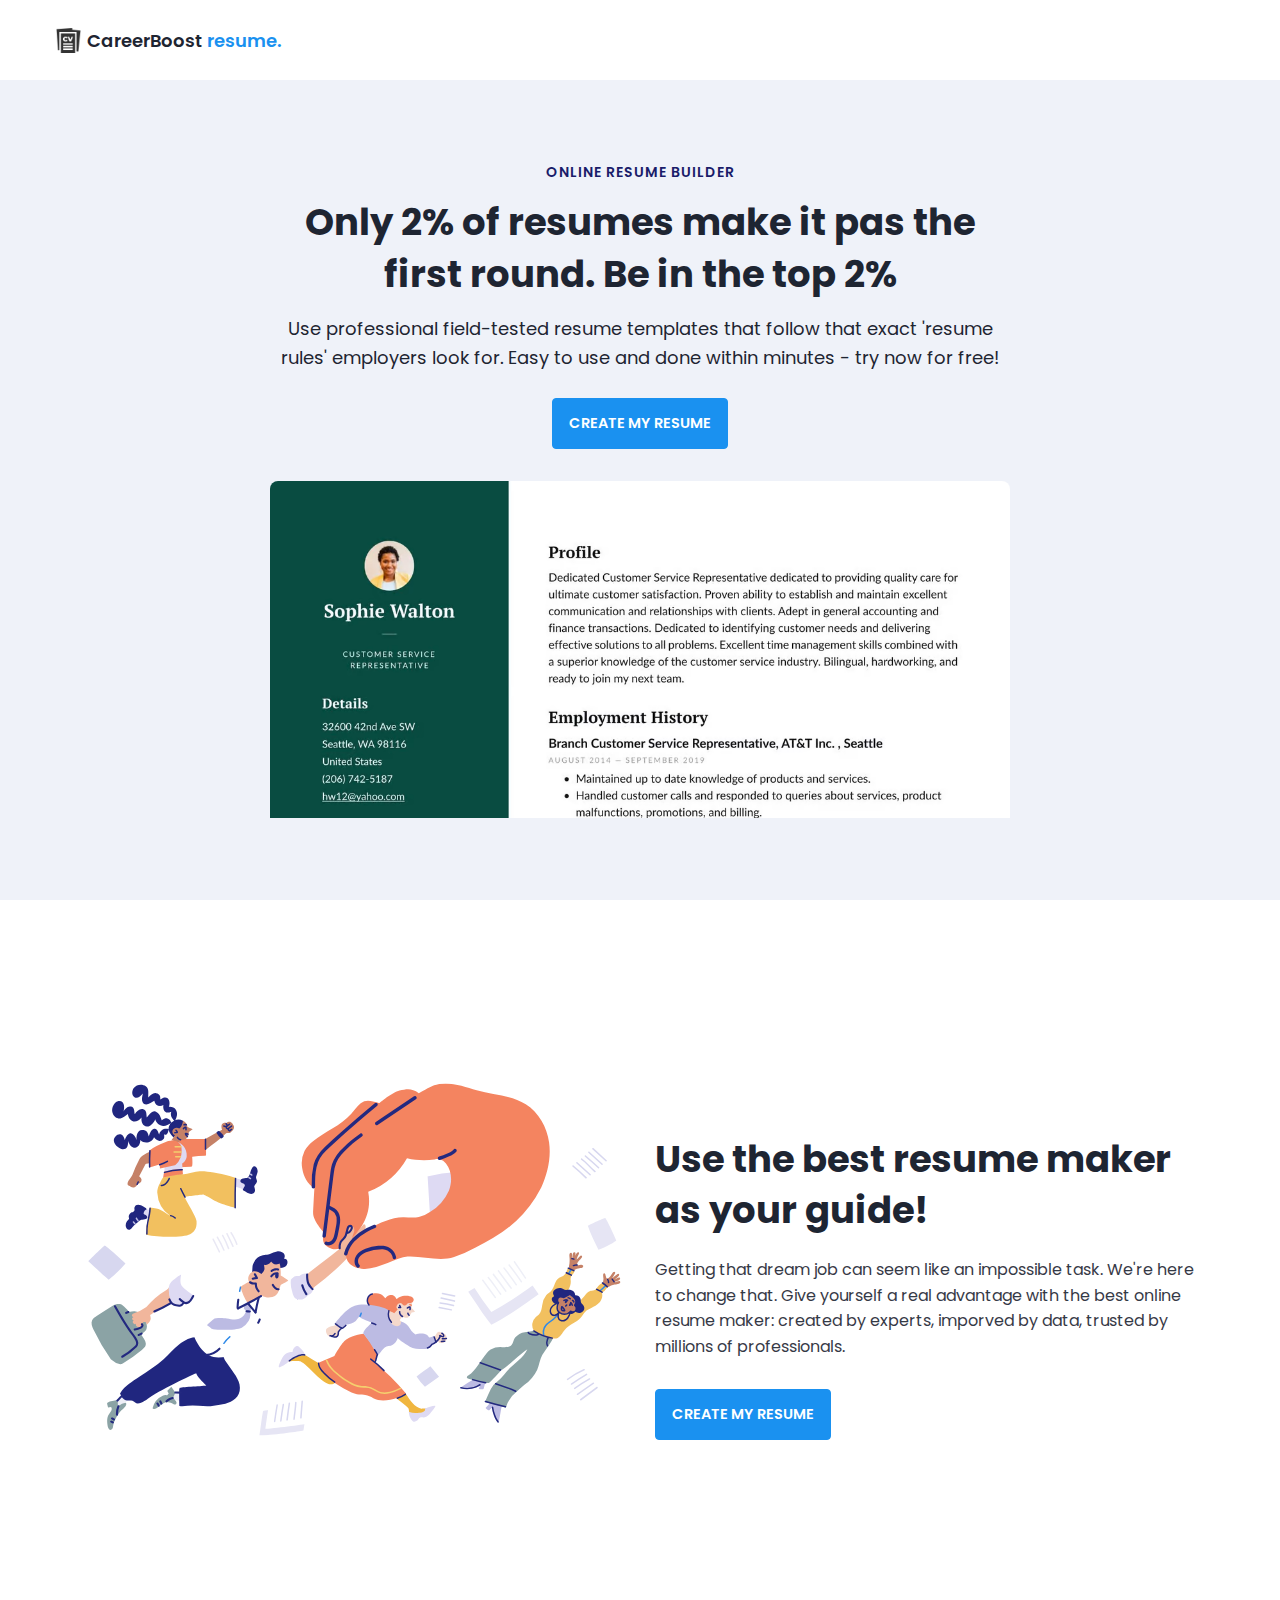
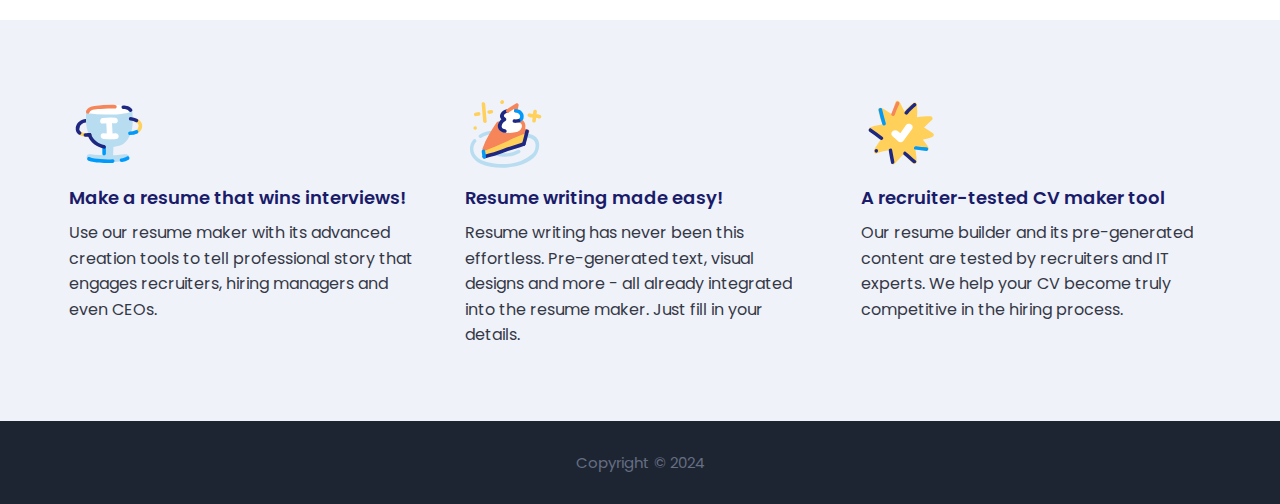
<file: 2/index.html>
<!DOCTYPE html>
<html>
    <head>
        <meta charset="utf-8">
        <meta http-equiv="X-UA-Compatible" content="IE=edge">
        <title>Home Page</title>
        <meta name="description" content="">
        <meta name="viewport" content="width=device-width, initial-scale=1">
        <link rel="stylesheet" href="assets/css/main.css">
    </head>
    <body>

        <nav class = "navbar bg-white">
            <div class="container">
                <div class = "navbar-content">
                    <div class = "brand-and-toggler">
                        <a href = "index.html" class = "navbar-brand">
                            <img src = "assets/images/curriculum-vitae.png" alt = "" class = "navbar-brand-icon">
                            <span class = "navbar-brand-text">CareerBoost <span>resume.</span>
                        </a>
                        <button type = "button" class = "navbar-toggler-btn">
                           
                        </button>
                    </div>
                </div>
            </div>
        </nav>

        <header class = "header bg-bright" id = "header">
            <div class = "container">
                <div class = "header-content text-center">
                    <h6 class = "text-uppercase text-blue-dark fs-14 fw-6 ls-1">Online resume builder</h6>
                    <h1 class = "lg-title">Only 2% of resumes make it pas the first round. Be in the top 2%</h1>
                    <p class = "text-dark fs-18">Use professional field-tested resume templates that follow that exact 'resume rules' employers look for. Easy to use and done within minutes - try now for free!</p>
                    <a href = "resume.html" class = "btn btn-primary text-uppercase">create my resume</a>
                    <img src = "assets/images/dublin-resume-templates.avif">
                </div>
            </div>
        </header>

        <div class="section-one">
            <div class="container">
                <div class = "section-one-content">
                    <div class="section-one-l">
                        <img src = "assets/images/visual-0c7080adf17f1f207276f613447c924f667dab34b7ac415cd7ef653172defd0b.svg">
                    </div>
                    <div class = "section-one-r text-center">
                        <h2 class = "lg-title">Use the best resume maker as your guide!</h2>
                        <p class = "text">Getting that dream job can seem like an impossible task. We're here to change that. Give yourself a real advantage with the best online resume maker: created by experts, imporved by data, trusted by millions of professionals.</p>
                        <div class = "btn-group">
                            <a href = "resume.html" class = "btn btn-primary text-uppercase">create my resume</a>
                            <!-- <a href = "#" class = "btn btn-secondary text-uppercase">watch video</a> -->
                        </div>
                    </div>
                </div>
            </div>
        </div>

        <div class = "section-two bg-bright">
            <div class="container">
                <div class="section-two-content">
                    <div class = "section-items">
                        <div class = "section-item">
                            <div class = "section-item-icon">
                                <img src = "assets/images/feature-1-edf4481d69166ac81917d1e40e6597c8d61aa970ad44367ce78049bf830fbda5.svg" alt = "">
                            </div>
                            <h5 class = "section-item-title">Make a resume that wins interviews!</h5>
                            <p class = "text">Use our resume maker with its advanced creation tools to tell professional story that engages recruiters, hiring managers and even CEOs.</p>
                        </div>

                        <div class = "section-item">
                            <div class = "section-item-icon">
                                <img src = "assets/images/feature-2-a7a471bd973c02a55d1b3f8aff578cd3c9a4c5ac4fc74423d94ecc04aef3492b.svg" alt = "">
                            </div>
                            <h5 class = "section-item-title">Resume writing made easy!</h5>
                            <p class = "text">Resume writing has never been this effortless. Pre-generated text, visual designs and more - all already integrated into the resume maker. Just fill in your details.</p>
                        </div>

                        <div class = "section-item">
                            <div class = "section-item-icon">
                                <img src = "assets/images/feature-3-4e87a82f83e260488c36f8105e26f439fdc3ee5009372bb5e12d9421f32eabdd.svg" alt = "">
                            </div>
                            <h5 class = "section-item-title">A recruiter-tested CV maker tool</h5>
                            <p class = "text">Our resume builder and its pre-generated content are tested by recruiters and IT experts. We help your CV become truly competitive in the hiring process.</p>
                        </div>
                    </div>
                </div>
            </div>
        </div>

        <footer class = "footer bg-dark">
            <div class="container">
                <div class = "footer-content text-center">
                    <p class="fs-15">Copyright &#169 2024
                        </p>
                </div>
            </div>
        </footer>
        
    </body>
</html>
</file>
<file: 2/assets/css/main.css>
@import url("https://fonts.googleapis.com/css2?family=Manrope:wght@200;300;400;500;600;700;800&family=Poppins:ital,wght@0,100;0,200;0,300;0,400;0,500;0,600;0,700;0,800;0,900;1,100;1,200;1,300;1,400;1,500;1,600;1,700;1,800;1,900&display=swap");

:root {
  --clr-blue: #1a91f0;
  --clr-blue-mid: #1170cd;
  --clr-blue-dark: #1a1c6a;
  --clr-white: #fff;
  --clr-bright: #eff2f9;
  --clr-dark: #1e2532;
  --clr-black: #000;
  --clr-grey: #656e83;
  --clr-green: #bcdbee;
  --font-poppins: "Poppins", sans-serif;
  --font-manrope: "Manrope", sans-serif;
  --transition: all 300ms ease-in-out;
}

* {
  padding: 0;
  margin: 0;
  box-sizing: border-box;
}

html {
  font-size: 10px;
}

body {
  font-size: 1.6rem;
  font-family: var(--font-poppins);
}

button {
  border: none;
  background-color: transparent;
  outline: 0;
  cursor: pointer;
  font-family: inherit;
}

img {
  width: 100%;
  display: block;
}

a {
  text-decoration: none;
}

/* fonts */
.font-poppins {
  font-family: var(--font-poppins);
}
.font-manrope {
  font-family: var(--font-manrope);
}

/* text colors */
.text-blue {
  color: var(--clr-blue);
}
.text-blue-mid {
  color: var(--clr-blue-mid);
}
.text-blue-dark {
  color: var(--clr-blue-dark);
}
.text-bright {
  color: var(--clr-bright);
}
.text-dark {
  color: var(--clr-dark);
}
.text-grey {
  color: var(--clr-grey);
}
.text-white {
  color: var(--clr-white);
}

/* backgrounds */
.bg-blue {
  background-color: var(--clr-blue);
}
.bg-blue-mid {
  background-color: var(--clr-blue-mid);
}
.bg-blue-dark {
  background-color: var(--clr-blue-dark);
}
.bg-bright {
  background-color: var(--clr-bright);
}
.bg-dark {
  background-color: var(--clr-dark);
}
.bg-grey {
  background-color: var(--clr-grey);
}
.bg-white {
  background-color: var(--clr-white);
}
.bg-black {
  background-color: var(--clr-black);
}
.bg-green {
  background-color: var(--clr-green);
}

.text-center {
  text-align: center;
}
.text-left {
  text-align: left;
}
.text-right {
  text-align: right;
}
.text-uppercase {
  text-transform: uppercase;
}
.text-lowercase {
  text-transform: lowercase;
}
.text-capitalize {
  text-transform: capitalize;
}
.text {
  color: var(--clr-dark);
  opacity: 0.9;
  margin: 2rem 0;
  line-height: 1.6;
}

.fw-2 {
  font-weight: 200;
}
.fw-3 {
  font-weight: 300;
}
.fw-4 {
  font-weight: 400;
}
.fw-5 {
  font-weight: 500;
}
.fw-6 {
  font-weight: 600;
}
.fw-7 {
  font-weight: 700;
}
.fw-8 {
  font-weight: 800;
}

.fs-13 {
  font-size: 13px;
}
.fs-14 {
  font-size: 14px;
}
.fs-15 {
  font-size: 15px;
}
.fs-16 {
  font-size: 16px;
}
.fs-17 {
  font-size: 17px;
}
.fs-18 {
  font-size: 18px;
}
.fs-19 {
  font-size: 19px;
}
.fs-20 {
  font-size: 20px;
}
.fs-21 {
  font-size: 21px;
}
.fs-22 {
  font-size: 22px;
}
.fs-23 {
  font-size: 23px;
}
.fs-24 {
  font-size: 24px;
}
.fs-25 {
  font-size: 25px;
}

.ls-1 {
  letter-spacing: 1px;
}
.ls-2 {
  letter-spacing: 2px;
}

.container {
  max-width: 1200px;
  margin: 0 auto;
  padding: 0 1.6rem;
}

/* bars button */
.bars {
  display: flex;
  flex-direction: column;
  justify-content: space-between;
  height: 16.5px;
  width: 25px;
}
.bars .bar {
  width: 100%;
  height: 2px;
  background-color: var(--clr-blue);
  transition: var(--transition);
}

.bars:hover .bar {
  background-color: var(--clr-dark);
}

/* buttons */
.btn {
  font-size: 14.5px;
  font-weight: 600;
  padding: 1.4rem 1.6rem;
  border-radius: 4px;
  display: inline-block;
}

.btn-primary {
  background-color: var(--clr-blue);
  color: var(--clr-white);
  border: 1px solid var(--clr-blue);
  transition: var(--transition);
}

.btn-primary:hover {
  background-color: transparent;
  color: var(--clr-dark);
  border-color: var(--clr-grey);
}

.btn-secondary {
  background-color: transparent;
  color: var(--clr-dark);
  border: 1px solid var(--clr-grey);
  transition: var(--transition);
}

.btn-secondary:hover {
  background-color: var(--clr-blue);
  color: var(--clr-white);
  border-color: var(--clr-blue);
}

.btn-group button:first-child,
.btn-group a:first-child {
  margin-right: 1rem !important;
}

/* navbar part */
.navbar {
  height: 80px;
  display: flex;
  align-items: center;
  box-shadow: rgba(0, 0, 0, 0.08) 0px 3px 8px;
}

.navbar .container {
  width: 100%;
}

.navbar-brand {
  display: flex;
  align-items: center;
  justify-content: flex-start;
  font-size: 1.8rem;
}
.navbar-brand-text {
  color: var(--clr-dark);
  font-weight: 600;
}
.navbar-brand-text span {
  color: var(--clr-blue);
}
.navbar-brand-icon {
  width: 25px;
  margin-right: 6px;
  opacity: 0.8;
}
.brand-and-toggler {
  display: flex;
  align-items: center;
  justify-content: space-between;
}
.header {
  min-height: calc(100vh - 80px);
  display: flex;
  flex-direction: column;
  align-items: center;
  justify-content: center;
}
.header-content {
  max-width: 740px;
  margin-right: auto;
  margin-left: auto;
}
.header-content img {
  max-width: 760px;
  border-top-right-radius: 8px;
  border-top-left-radius: 8px;
  margin-top: 3.2rem;
}
.lg-title {
  margin: 1.4rem 0;
  font-size: 37px;
  line-height: 1.4;
  color: var(--clr-dark);
}
.header-content p {
  margin-bottom: 2.6rem;
  line-height: 1.6;
}

/* section one */
.section-one {
  padding: 64px 0;
  min-height: 80vh;
  display: flex;
  align-items: center;
}
.section-one-l img {
  max-width: 545px;
  margin-right: auto;
  margin-left: auto;
}
.section-one-r {
  margin-top: 4rem;
}

.section-one .btn-group {
  margin-top: 2rem;
}
.section-one-r {
  max-width: 545px;
  margin-right: auto;
  margin-left: auto;
}
.section-one-r .btn-group {
  margin-top: 3rem;
}

/* section two */
.section-two {
  padding: 64px 0;
}
.section-two .section-items {
  display: grid;
  gap: 2rem;
}

.section-two .section-item {
  max-width: 350px;
  text-align: center;
  margin-right: auto;
  margin-left: auto;
}
.section-two .section-item-icon {
  margin: 1rem 0;
}
.section-two .section-item-icon img {
  width: 80px;
  margin-right: auto;
  margin-left: auto;
}
.section-two .section-item-title {
  color: var(--clr-blue-dark);
  font-size: 1.8rem;
  font-weight: 600;
}
.section-two .text {
  margin: 0.9rem 0;
}

/* footer */
.footer {
  padding: 3rem 0;
}
.footer-content p {
  color: var(--clr-grey);
}
.footer-content p span {
  color: var(--clr-white);
}

/* media queries */
@media screen and (min-width: 768px) {
  .section-two .section-items {
    grid-template-columns: repeat(2, 1fr);
  }
}

@media screen and (min-width: 992px) {
  .section-one-content {
    display: grid;
    grid-template-columns: repeat(2, 1fr);
    column-gap: 3rem;
  }
  .section-one-r {
    text-align: left;
  }
  .section-two .section-items {
    grid-template-columns: repeat(3, 1fr);
  }
  .section-two .section-item {
    text-align: left;
  }
  .section-two .section-item-icon img {
    margin-left: 0;
  }
}

/* resume page */
#about-sc {
  padding: 64px 0;
}

.cv-form-row-title {
  background-color: var(--clr-dark);
  padding: 0.8rem 1.6rem;
  margin-bottom: 2rem;
}

.cv-form-row-title h3 {
  color: var(--clr-white);
  font-weight: 500;
  text-transform: uppercase;
  letter-spacing: 1.5px;
  font-size: 1.7rem;
}
.cv-form-blk {
  margin: 3rem 0;
}
.cv-form-row {
  padding: 3rem 2rem 0 2rem;
  border: 1px solid rgba(0, 0, 0, 0.08);
  margin-bottom: 1rem;
  position: relative;
}
textarea {
  resize: none;
}
.form-elem {
  margin-bottom: 3rem;
  position: relative;
}
.form-label {
  display: block;
  font-weight: 600;
  font-size: 14px;
  color: var(--clr-dark);
  margin-bottom: 0.5rem;
}
.form-control {
  border-radius: none;
  border: 1px solid rgba(0, 0, 0, 0.1);
  font-size: 14px;
  padding: 0.8rem 1.6rem;
  font-family: inherit;
  width: 100%;
  outline: 0;
  transition: var(--transition);
}

.form-control:focus {
  border-color: rgba(0, 0, 0, 0.3);
}
.form-text {
  color: #ca0b00;
  font-size: 12px;
  position: absolute;
  letter-spacing: 0.5px;
  top: calc(100% + 2px);
  left: 0;
  width: 100%;
}
.cols-3,
.cols-2 {
  display: grid;
}
.repeater-add-btn {
  width: 25px;
  height: 25px;
  background-color: var(--clr-blue-mid);
  font-size: 1.6rem;
  color: var(--clr-white);
  margin: 1rem 0;
}
.repeater-remove-btn {
  position: absolute;
  top: 10px;
  right: 10px;
  z-index: 999;
  width: 25px;
  height: 25px;
  border-radius: 50%;
  background-color: #ca0b00;
  color: var(--clr-white);
  font-size: 1.6rem;
}

/* preview section */
.preview-cnt {
  border-radius: 5px;
  display: grid;
  grid-template-columns: 32% auto;
  box-shadow: rgba(149, 157, 165, 0.2) 0px 8px 24px;
  overflow: hidden;
}

.preview-cnt-l {
  padding: 3rem 3rem 2rem 3rem;
}
.preview-cnt-r {
  padding: 3rem 3rem 3rem 4rem;
}
.preview-cnt-l .preview-blk:nth-child(1) {
  text-align: center;
}
.preview-image {
  width: 120px;
  height: 120px;
  border-radius: 50%;
  overflow: hidden;
  margin-right: auto;
  margin-left: auto;
}
.preview-image img {
  width: 100%;
  height: 100%;
  object-fit: cover;
}
.preview-item-name {
  font-size: 2.4rem;
  font-weight: 600;
  margin: 1.8rem 0;
  position: relative;
}
.preview-item-name::after {
  position: absolute;
  content: "";
  bottom: -10px;
  width: 50px;
  height: 1.5px;
  background-color: rgba(255, 255, 255, 0.5);
  left: 50%;
  transform: translateX(-50%);
}
.preview-blk {
  padding: 1rem 0;
  margin-bottom: 1rem;
}
.preview-blk-title h3 {
  text-transform: uppercase;
  letter-spacing: 0.5px;
  border-bottom: 0.5px solid rgba(0, 0, 0, 0.08);
  padding-bottom: 0.5rem;
}
.preview-blk-title {
  margin-bottom: 1rem;
}
.preview-blk-list .preview-item {
  font-size: 1.5rem;
  margin-bottom: 0.2rem;
  opacity: 0.95;
}
.preview-cnt-r .preview-blk-title {
  color: var(--clr-dark);
}
.preview-cnt-r .preview-blk-list .preview-item {
  margin-top: 1.8rem;
}

.achievements-items.preview-blk-list .preview-item span:first-child,
.educations-items.preview-blk-list .preview-item span:first-child,
.experiences-items.preview-blk-list .preview-item span:first-child {
  display: block;
  font-weight: 600;
  margin-bottom: 1rem;
  background-color: rgba(0, 0, 0, 0.03);
}

.educations-items.preview-blk-list .preview-item span:nth-child(2),
.experiences-items.preview-blk-list .preview-item span:nth-child(2) {
  font-weight: 600;
  margin-right: 1rem;
}

.educations-items.preview-blk-list .preview-item span:nth-child(3),
.experiences-items.preview-blk-list .preview-item span:nth-child(3) {
  font-style: italic;
  margin-right: 1rem;
}

.educations-items.preview-blk-list .preview-item span:nth-child(4),
.educations-items.preview-blk-list .preview-item span:nth-child(5),
.experiences-items.preview-blk-list .preview-item span:nth-child(4),
.experiences-items.preview-blk-list .preview-item span:nth-child(5) {
  margin-right: 1rem;
  background-color: var(--clr-green);
  color: var(--clr-white);
  padding: 0 1rem;
  border-radius: 0.6rem;
}

.educations-items.preview-blk-list .preview-item span:nth-child(6),
.experiences-items.preview-blk-list .preview-item span:nth-child(6) {
  font-size: 13.5px;
  display: block;
  opacity: 0.8;
  margin-top: 1rem;
}
.projects-items.preview-blk-list .preview-item span {
  display: block;
}

@media screen and (min-width: 768px) {
  .cols-3 {
    grid-template-columns: repeat(3, 1fr);
    column-gap: 2rem;
  }
  .cols-2 {
    grid-template-columns: repeat(2, 1fr);
    column-gap: 2rem;
  }
}

@media screen and (min-width: 992px) {
  .cv-form-row {
    padding: 3rem 3rem 0rem 3rem;
  }
  .cols-3 {
    grid-template-columns: repeat(3, 1fr);
  }
}

.print-btn-sc {
  margin: 2rem 0 6rem 0;
}

/* print section */
@media print {
  body * {
    visibility: hidden;
  }

  .non_print_area {
    display: none;
  }

  .print_area,
  .print_area * {
    visibility: visible;
  }

  .print_area {
    width: 100%;
    position: absolute;
    left: 0;
    top: 0;
    overflow: hidden;
  }
}
</file>
